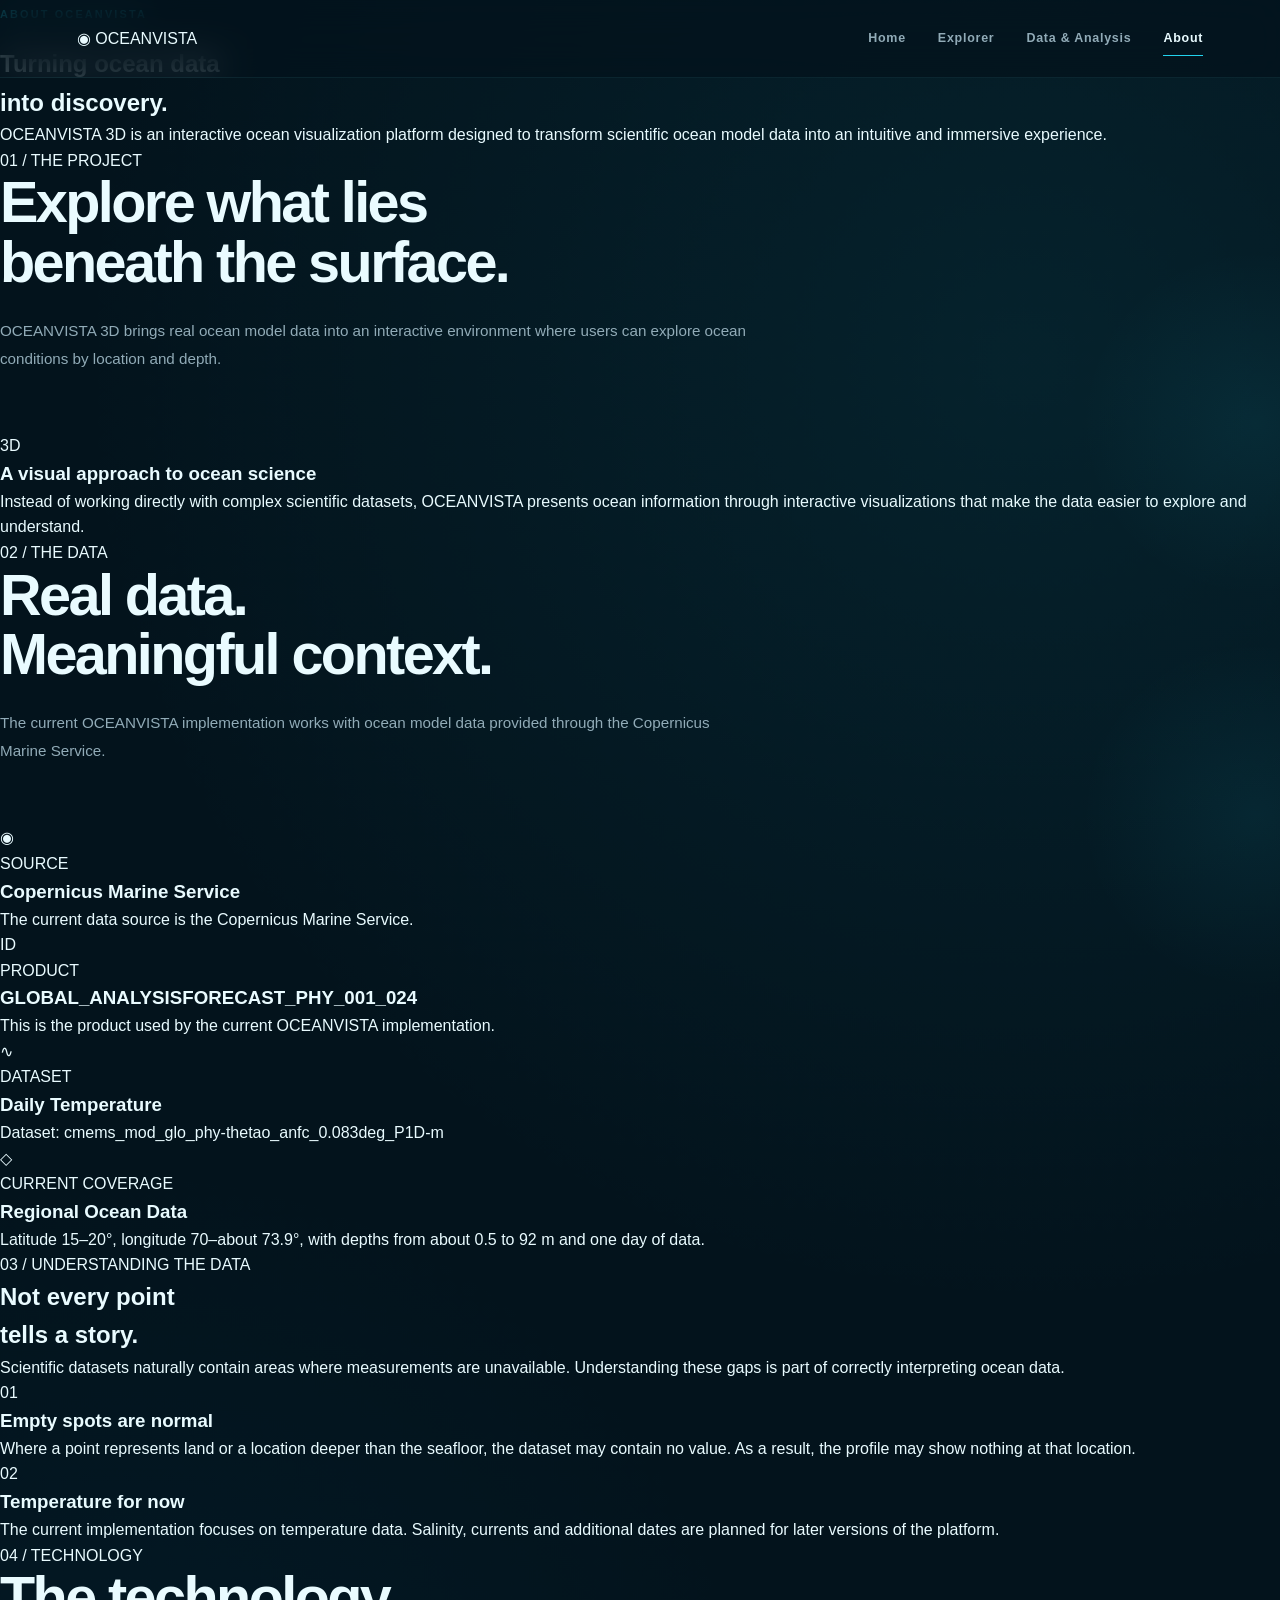
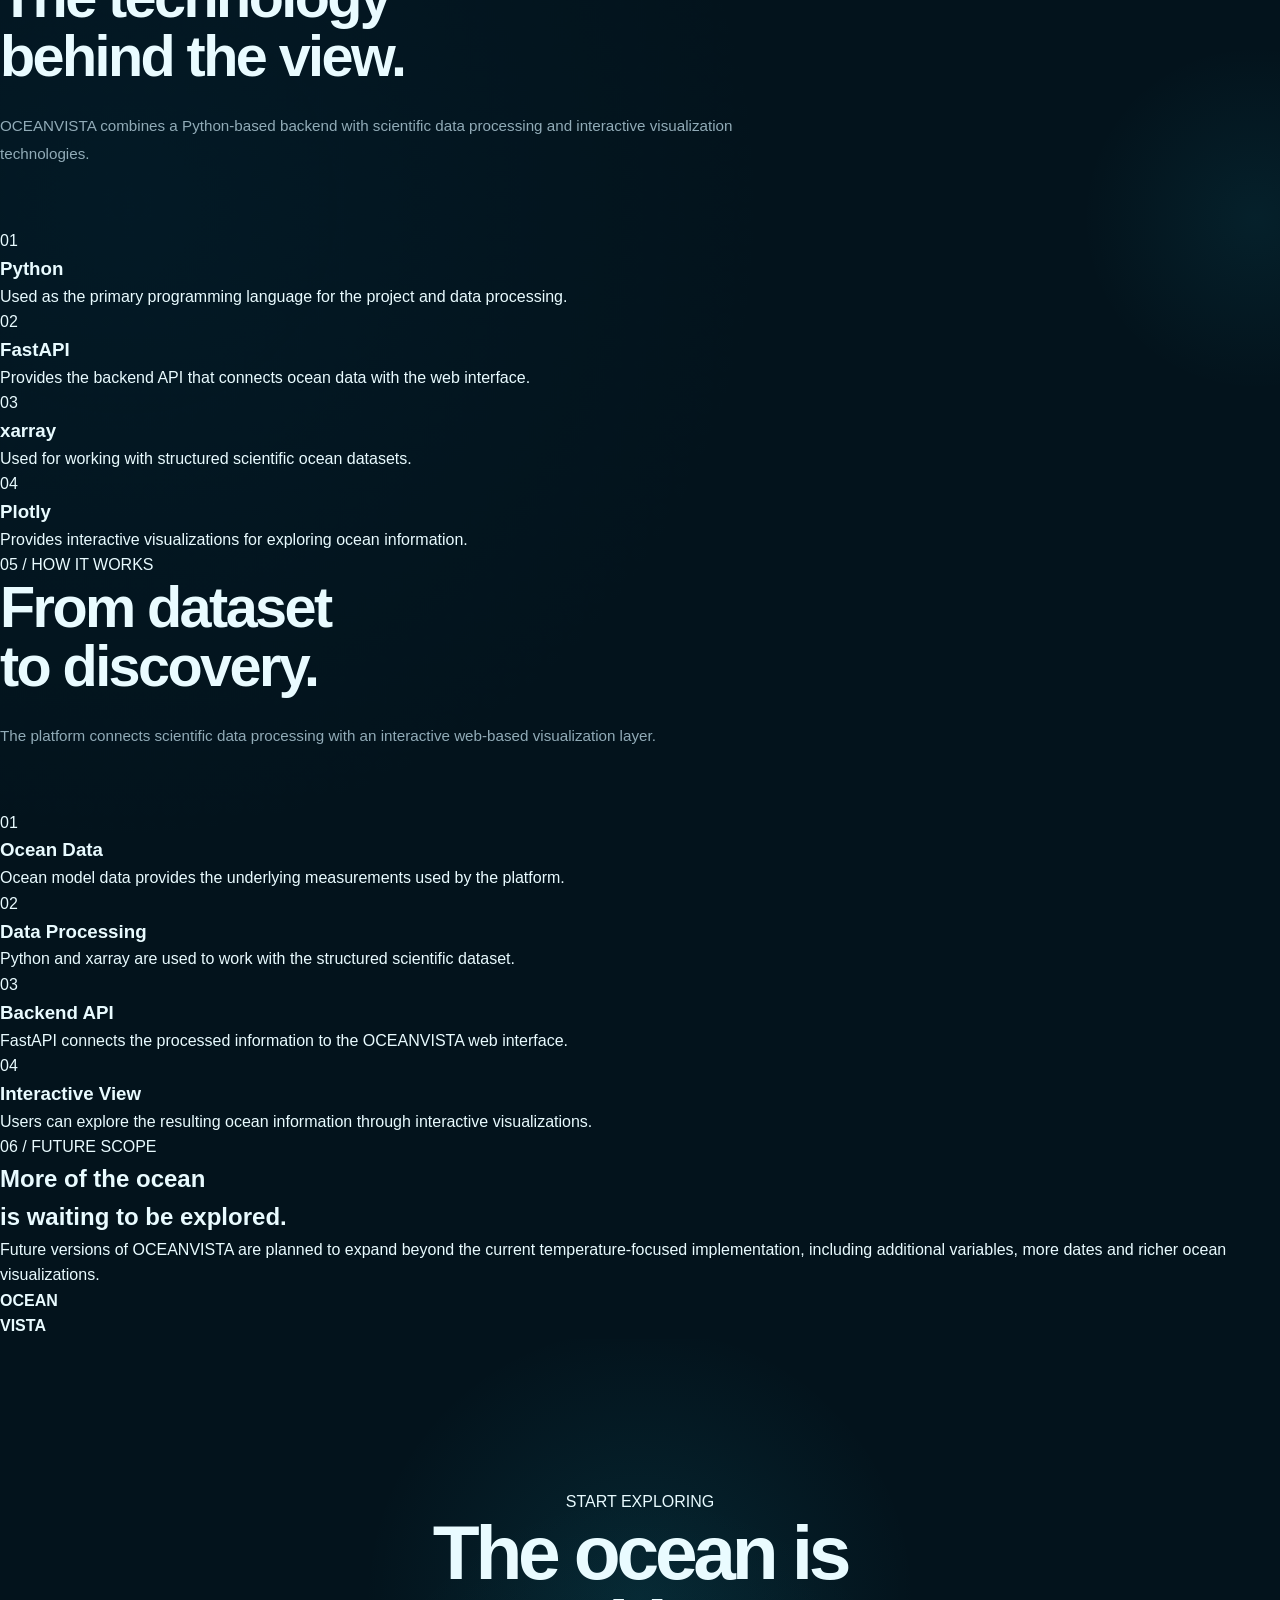
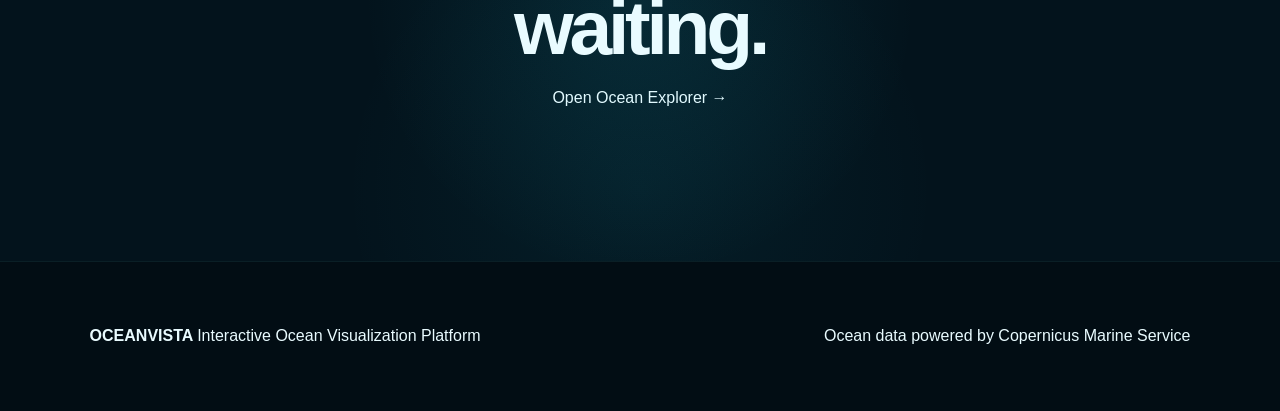
<file: BACKEND/frontend/about.html>
<!DOCTYPE html>
<html lang="en">

<head>
    <meta charset="UTF-8">
    <meta name="viewport" content="width=device-width, initial-scale=1.0">

    <title>About OCEANVISTA | Ocean Visualization</title>

    <link rel="stylesheet" href="style.css">
</head>

<body>


<!-- ================= NAVBAR ================= -->

<nav class="navbar">

    <div class="nav-logo">
        <span class="logo-mark">◉</span>
        <span>OCEANVISTA</span>
    </div>

    <div class="nav-links">
        <a href="index.html">Home</a>
        <a href="explorer.html">Explorer</a>
        <a href="data.html">Data &amp; Analysis</a>
        <a href="about.html" class="active">About</a>
    </div>

</nav>


<!-- ================= PAGE HERO ================= -->

<section class="page-hero">

    <div class="eyebrow">
        ABOUT OCEANVISTA
    </div>

    <h1>
        Turning ocean data<br>
        into <span>discovery.</span>
    </h1>

    <p>
        OCEANVISTA 3D is an interactive ocean visualization
        platform designed to transform scientific ocean model
        data into an intuitive and immersive experience.
    </p>

</section>


<!-- ================= PROJECT INTRO ================= -->

<section class="data-section">

    <div class="section-heading">

        <div>
            <span class="section-label">01 / THE PROJECT</span>

            <h2>
                Explore what lies<br>
                beneath the surface.
            </h2>
        </div>

        <p>
            OCEANVISTA 3D brings real ocean model data into
            an interactive environment where users can explore
            ocean conditions by location and depth.
        </p>

    </div>


    <div class="about-intro-card">

        <div class="about-intro-number">
            3D
        </div>

        <div>

            <h3>
                A visual approach to ocean science
            </h3>

            <p>
                Instead of working directly with complex
                scientific datasets, OCEANVISTA presents
                ocean information through interactive
                visualizations that make the data easier
                to explore and understand.
            </p>

        </div>

    </div>

</section>


<!-- ================= DATA INFORMATION ================= -->

<section class="data-section">

    <div class="section-heading">

        <div>
            <span class="section-label">02 / THE DATA</span>

            <h2>
                Real data.<br>
                Meaningful context.
            </h2>
        </div>

        <p>
            The current OCEANVISTA implementation works with
            ocean model data provided through the Copernicus
            Marine Service.
        </p>

    </div>


    <div class="data-grid">

        <!-- SOURCE -->

        <div class="data-card">

            <div class="data-icon">
                ◉
            </div>

            <span class="card-tag">
                SOURCE
            </span>

            <h3>
                Copernicus Marine Service
            </h3>

            <p>
                The current data source is the Copernicus
                Marine Service.
            </p>

        </div>


        <!-- PRODUCT -->

        <div class="data-card">

            <div class="data-icon">
                ID
            </div>

            <span class="card-tag">
                PRODUCT
            </span>

            <h3>
                GLOBAL_ANALYSISFORECAST_PHY_001_024
            </h3>

            <p>
                This is the product used by the current
                OCEANVISTA implementation.
            </p>

        </div>


        <!-- DATASET -->

        <div class="data-card">

            <div class="data-icon">
                ∿
            </div>

            <span class="card-tag">
                DATASET
            </span>

            <h3>
                Daily Temperature
            </h3>

            <p>
                Dataset:
                cmems_mod_glo_phy-thetao_anfc_0.083deg_P1D-m
            </p>

        </div>


        <!-- COVERAGE -->

        <div class="data-card">

            <div class="data-icon">
                ◇
            </div>

            <span class="card-tag">
                CURRENT COVERAGE
            </span>

            <h3>
                Regional Ocean Data
            </h3>

            <p>
                Latitude 15–20°, longitude 70–about 73.9°,
                with depths from about 0.5 to 92 m and
                one day of data.
            </p>

        </div>

    </div>

</section>


<!-- ================= DATA NOTES ================= -->

<section class="analysis-section">

    <div class="analysis-header">

        <div>
            <span class="section-label">03 / UNDERSTANDING THE DATA</span>

            <h2>
                Not every point<br>
                tells a story.
            </h2>
        </div>

        <p>
            Scientific datasets naturally contain areas where
            measurements are unavailable. Understanding these
            gaps is part of correctly interpreting ocean data.
        </p>

    </div>


    <div class="notes-grid">

        <div class="note-card">

            <span class="note-number">
                01
            </span>

            <h3>
                Empty spots are normal
            </h3>

            <p>
                Where a point represents land or a location
                deeper than the seafloor, the dataset may
                contain no value. As a result, the profile
                may show nothing at that location.
            </p>

        </div>


        <div class="note-card">

            <span class="note-number">
                02
            </span>

            <h3>
                Temperature for now
            </h3>

            <p>
                The current implementation focuses on
                temperature data. Salinity, currents and
                additional dates are planned for later
                versions of the platform.
            </p>

        </div>

    </div>

</section>


<!-- ================= TECHNOLOGY ================= -->

<section class="data-section">

    <div class="section-heading">

        <div>
            <span class="section-label">04 / TECHNOLOGY</span>

            <h2>
                The technology<br>
                behind the view.
            </h2>
        </div>

        <p>
            OCEANVISTA combines a Python-based backend with
            scientific data processing and interactive
            visualization technologies.
        </p>

    </div>


    <div class="tech-grid">

        <div class="tech-item">

            <span class="tech-number">
                01
            </span>

            <h3>
                Python
            </h3>

            <p>
                Used as the primary programming language
                for the project and data processing.
            </p>

        </div>


        <div class="tech-item">

            <span class="tech-number">
                02
            </span>

            <h3>
                FastAPI
            </h3>

            <p>
                Provides the backend API that connects
                ocean data with the web interface.
            </p>

        </div>


        <div class="tech-item">

            <span class="tech-number">
                03
            </span>

            <h3>
                xarray
            </h3>

            <p>
                Used for working with structured
                scientific ocean datasets.
            </p>

        </div>


        <div class="tech-item">

            <span class="tech-number">
                04
            </span>

            <h3>
                Plotly
            </h3>

            <p>
                Provides interactive visualizations
                for exploring ocean information.
            </p>

        </div>

    </div>

</section>


<!-- ================= PIPELINE ================= -->

<section class="pipeline-section">

    <div class="section-heading">

        <div>
            <span class="section-label">05 / HOW IT WORKS</span>

            <h2>
                From dataset<br>
                to discovery.
            </h2>
        </div>

        <p>
            The platform connects scientific data processing
            with an interactive web-based visualization layer.
        </p>

    </div>


    <div class="pipeline">

        <div class="pipeline-step">

            <span class="step-number">
                01
            </span>

            <div>

                <h3>
                    Ocean Data
                </h3>

                <p>
                    Ocean model data provides the underlying
                    measurements used by the platform.
                </p>

            </div>

        </div>


        <div class="pipeline-line"></div>


        <div class="pipeline-step">

            <span class="step-number">
                02
            </span>

            <div>

                <h3>
                    Data Processing
                </h3>

                <p>
                    Python and xarray are used to work with
                    the structured scientific dataset.
                </p>

            </div>

        </div>


        <div class="pipeline-line"></div>


        <div class="pipeline-step">

            <span class="step-number">
                03
            </span>

            <div>

                <h3>
                    Backend API
                </h3>

                <p>
                    FastAPI connects the processed information
                    to the OCEANVISTA web interface.
                </p>

            </div>

        </div>


        <div class="pipeline-line"></div>


        <div class="pipeline-step">

            <span class="step-number">
                04
            </span>

            <div>

                <h3>
                    Interactive View
                </h3>

                <p>
                    Users can explore the resulting ocean
                    information through interactive visualizations.
                </p>

            </div>

        </div>

    </div>

</section>


<!-- ================= FUTURE ================= -->

<section class="source-section">

    <div class="source-card">

        <div class="source-content">

            <span class="section-label">
                06 / FUTURE SCOPE
            </span>

            <h2>
                More of the ocean<br>
                is waiting to be explored.
            </h2>

            <p>
                Future versions of OCEANVISTA are planned to
                expand beyond the current temperature-focused
                implementation, including additional variables,
                more dates and richer ocean visualizations.
            </p>

        </div>


        <div class="source-badge">

            <div class="source-orbit"></div>

            <strong>
                OCEAN<br>
                VISTA
            </strong>

        </div>

    </div>

</section>


<!-- ================= CTA ================= -->

<section class="final-cta">

    <span class="section-label">
        START EXPLORING
    </span>

    <h2>
        The ocean is<br>
        waiting.
    </h2>

    <a href="explorer.html" class="primary-btn">
        Open Ocean Explorer →
    </a>

</section>


<!-- ================= FOOTER ================= -->

<footer class="footer">

    <div>

        <strong>
            OCEANVISTA
        </strong>

        <span>
            Interactive Ocean Visualization Platform
        </span>

    </div>

    <div>
        Ocean data powered by Copernicus Marine Service
    </div>

</footer>


</body>
</html>
</file>
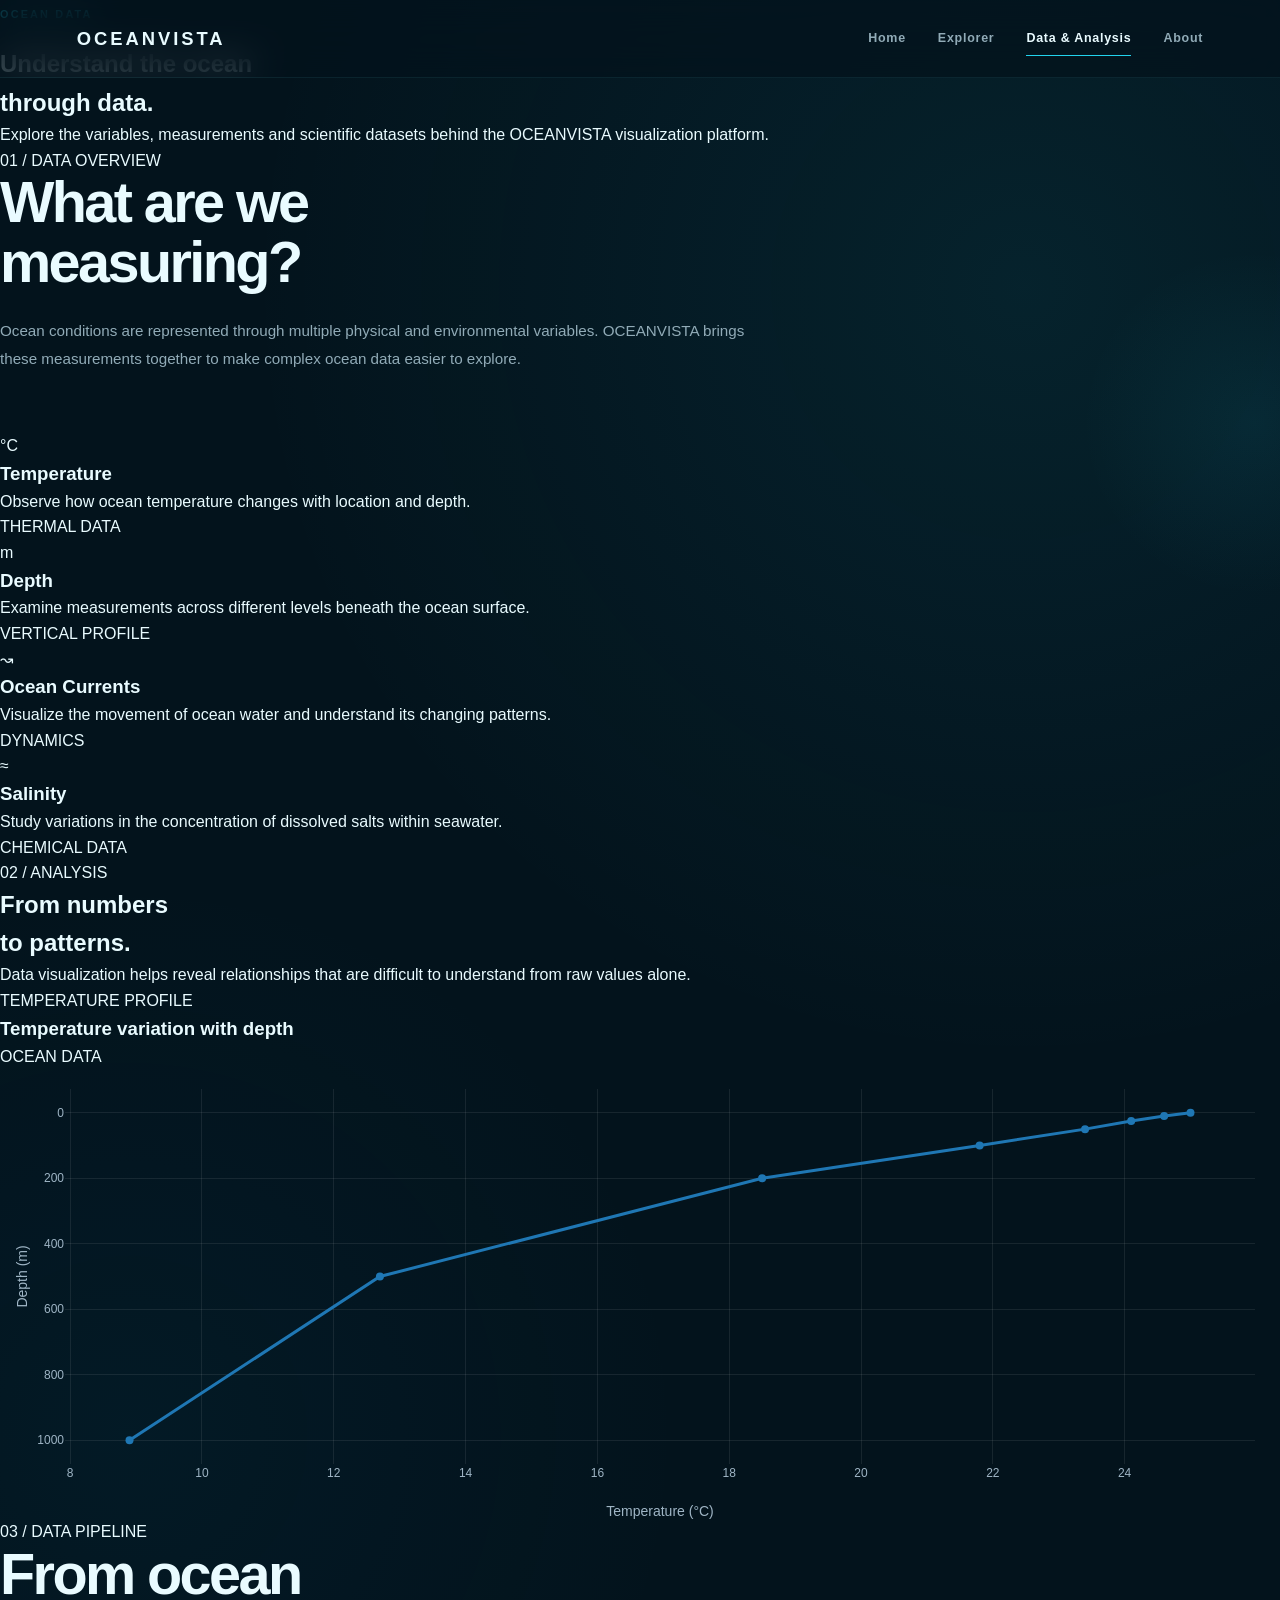
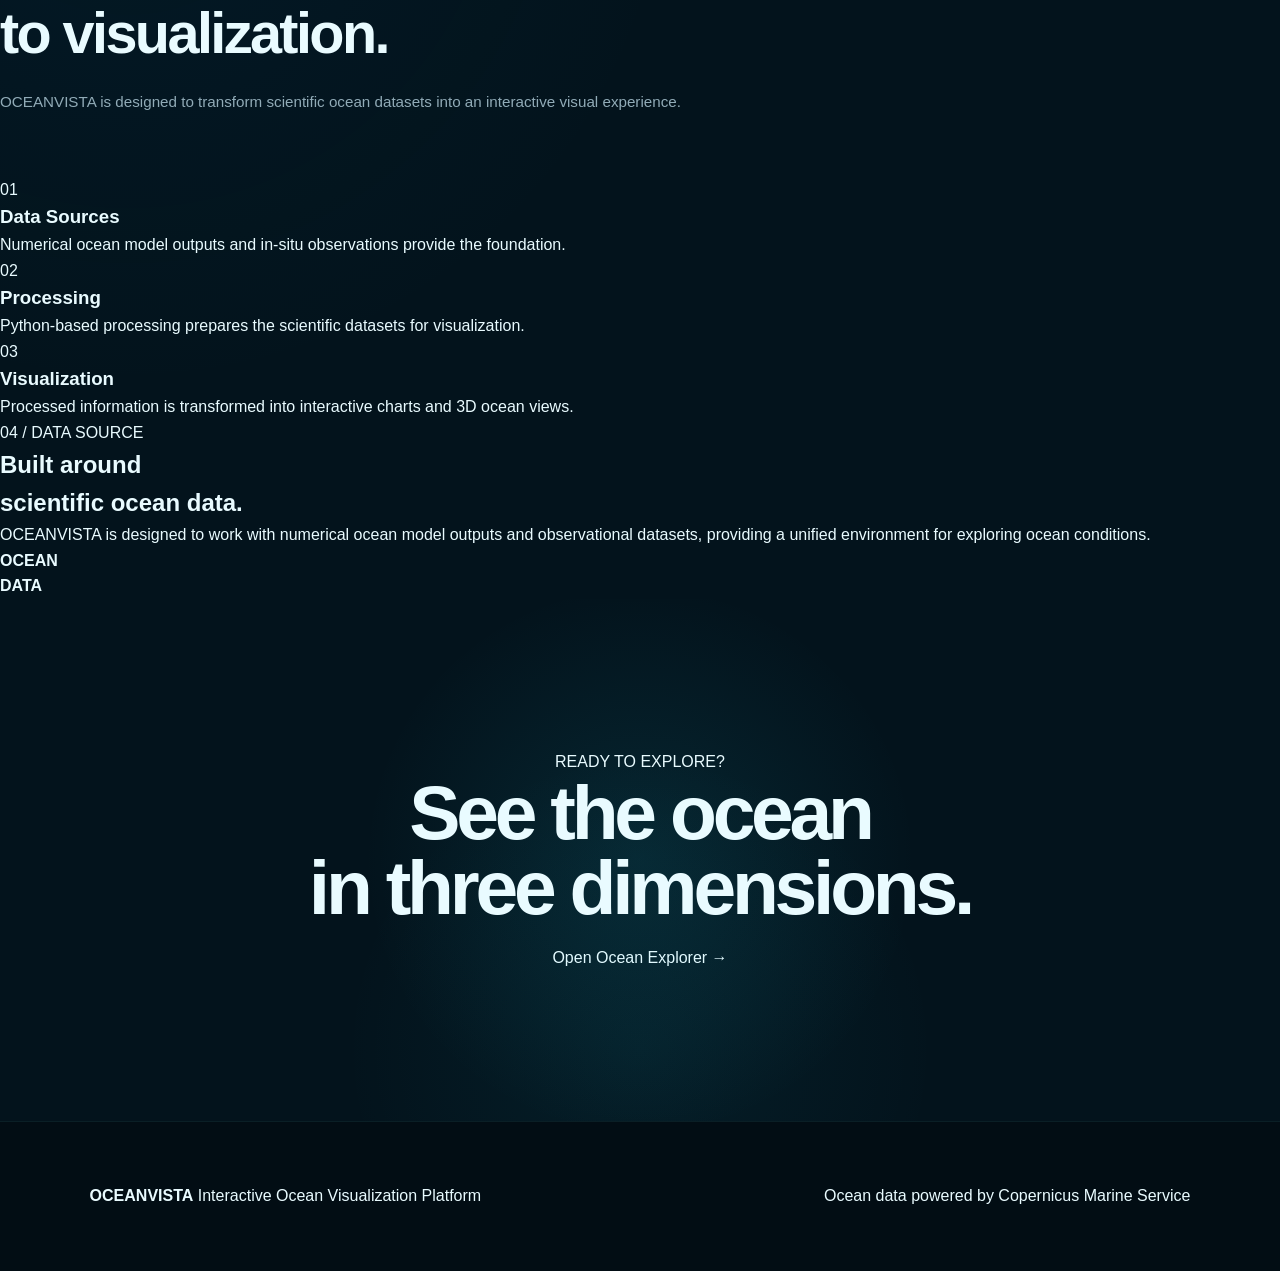
<file: BACKEND/frontend/data.html>
<!DOCTYPE html>
<html lang="en">
<head>
    <meta charset="UTF-8">
    <meta name="viewport" content="width=device-width, initial-scale=1.0">

    <title>Data & Analysis | OCEANVISTA</title>

    <link rel="stylesheet" href="style.css">

    <script src="https://cdn.plot.ly/plotly-2.35.2.min.js"></script>
</head>

<body>

<!-- ================= NAVBAR ================= -->

<nav class="navbar">

    <a href="index.html" class="logo">
        OCEANVISTA
    </a>

    <div class="nav-links">
        <a href="index.html">Home</a>
        <a href="explorer.html">Explorer</a>
        <a href="data.html" class="active">Data &amp; Analysis</a>
        <a href="about.html">About</a>
    </div>

</nav>


<!-- ================= PAGE HEADER ================= -->

<section class="page-hero">

    <div class="eyebrow">
        OCEAN DATA
    </div>

    <h1>
        Understand the ocean<br>
        through <span>data.</span>
    </h1>

    <p>
        Explore the variables, measurements and scientific datasets
        behind the OCEANVISTA visualization platform.
    </p>

</section>


<!-- ================= DATA OVERVIEW ================= -->

<section class="data-section">

    <div class="section-heading">

        <div>
            <span class="section-label">01 / DATA OVERVIEW</span>

            <h2>
                What are we<br>
                measuring?
            </h2>
        </div>

        <p>
            Ocean conditions are represented through multiple
            physical and environmental variables. OCEANVISTA
            brings these measurements together to make complex
            ocean data easier to explore.
        </p>

    </div>


    <div class="data-grid">

        <div class="data-card">

            <div class="data-icon">°C</div>

            <h3>Temperature</h3>

            <p>
                Observe how ocean temperature changes
                with location and depth.
            </p>

            <span class="card-tag">THERMAL DATA</span>

        </div>


        <div class="data-card">

            <div class="data-icon">m</div>

            <h3>Depth</h3>

            <p>
                Examine measurements across different
                levels beneath the ocean surface.
            </p>

            <span class="card-tag">VERTICAL PROFILE</span>

        </div>


        <div class="data-card">

            <div class="data-icon">↝</div>

            <h3>Ocean Currents</h3>

            <p>
                Visualize the movement of ocean water
                and understand its changing patterns.
            </p>

            <span class="card-tag">DYNAMICS</span>

        </div>


        <div class="data-card">

            <div class="data-icon">≈</div>

            <h3>Salinity</h3>

            <p>
                Study variations in the concentration
                of dissolved salts within seawater.
            </p>

            <span class="card-tag">CHEMICAL DATA</span>

        </div>

    </div>

</section>


<!-- ================= ANALYSIS AREA ================= -->

<section class="analysis-section">

    <div class="analysis-header">

        <div>
            <span class="section-label">02 / ANALYSIS</span>

            <h2>
                From numbers<br>
                to patterns.
            </h2>
        </div>

        <p>
            Data visualization helps reveal relationships
            that are difficult to understand from raw values alone.
        </p>

    </div>


    <div class="analysis-panel">

        <div class="panel-top">

            <div>

                <span class="panel-label">
                    TEMPERATURE PROFILE
                </span>

                <h3>
                    Temperature variation with depth
                </h3>

            </div>

            <div class="panel-status">
                <span></span>
                OCEAN DATA
            </div>

        </div>


        <div id="temperatureChart"></div>

    </div>

</section>


<!-- ================= DATA PIPELINE ================= -->

<section class="pipeline-section">

    <div class="section-heading">

        <div>

            <span class="section-label">
                03 / DATA PIPELINE
            </span>

            <h2>
                From ocean<br>
                to visualization.
            </h2>

        </div>

        <p>
            OCEANVISTA is designed to transform scientific
            ocean datasets into an interactive visual experience.
        </p>

    </div>


    <div class="pipeline">

        <div class="pipeline-step">

            <span class="step-number">01</span>

            <div>

                <h3>
                    Data Sources
                </h3>

                <p>
                    Numerical ocean model outputs and
                    in-situ observations provide the foundation.
                </p>

            </div>

        </div>


        <div class="pipeline-line"></div>


        <div class="pipeline-step">

            <span class="step-number">02</span>

            <div>

                <h3>
                    Processing
                </h3>

                <p>
                    Python-based processing prepares the
                    scientific datasets for visualization.
                </p>

            </div>

        </div>


        <div class="pipeline-line"></div>


        <div class="pipeline-step">

            <span class="step-number">03</span>

            <div>

                <h3>
                    Visualization
                </h3>

                <p>
                    Processed information is transformed into
                    interactive charts and 3D ocean views.
                </p>

            </div>

        </div>

    </div>

</section>


<!-- ================= DATA SOURCE ================= -->

<section class="source-section">

    <div class="source-card">

        <div class="source-content">

            <span class="section-label">
                04 / DATA SOURCE
            </span>

            <h2>
                Built around<br>
                scientific ocean data.
            </h2>

            <p>
                OCEANVISTA is designed to work with numerical
                ocean model outputs and observational datasets,
                providing a unified environment for exploring
                ocean conditions.
            </p>

        </div>


        <div class="source-badge">

            <div class="source-orbit"></div>

            <strong>
                OCEAN<br>
                DATA
            </strong>

        </div>

    </div>

</section>


<!-- ================= CTA ================= -->

<section class="final-cta">

    <span class="section-label">
        READY TO EXPLORE?
    </span>

    <h2>
        See the ocean<br>
        in three dimensions.
    </h2>

    <a href="explorer.html" class="primary-btn">
        Open Ocean Explorer →
    </a>

</section>


<!-- ================= FOOTER ================= -->

<footer class="footer">

    <div>
        <strong>OCEANVISTA</strong>
        <span>
            Interactive Ocean Visualization Platform
        </span>
    </div>

    <div>
        Ocean data powered by Copernicus Marine Service
    </div>

</footer>


<!-- ================= CHART ================= -->

<script>

const depth = [
    0,
    10,
    25,
    50,
    100,
    200,
    500,
    1000
];

const temperature = [
    25,
    24.6,
    24.1,
    23.4,
    21.8,
    18.5,
    12.7,
    8.9
];

const trace = {

    x: temperature,

    y: depth,

    type: "scatter",

    mode: "lines+markers",

    line: {
        width: 3
    },

    marker: {
        size: 8
    }

};

const layout = {

    paper_bgcolor: "rgba(0,0,0,0)",

    plot_bgcolor: "rgba(0,0,0,0)",

    margin: {
        l: 65,
        r: 25,
        t: 20,
        b: 55
    },

    font: {
        color: "#9fb5c5"
    },

    xaxis: {

        title: "Temperature (°C)",

        gridcolor: "rgba(255,255,255,0.08)",

        zeroline: false

    },

    yaxis: {

        title: "Depth (m)",

        autorange: "reversed",

        gridcolor: "rgba(255,255,255,0.08)",

        zeroline: false

    },

    showlegend: false

};

Plotly.newPlot(

    "temperatureChart",

    [trace],

    layout,

    {
        responsive: true,
        displayModeBar: false
    }

);

</script>

</body>
</html>
</file>
<file: BACKEND/frontend/style.css>
/* =========================================================
   OCEANVISTA
   COMPLETE WEBSITE STYLES
   ========================================================= */


/* =========================================================
   GLOBAL
   ========================================================= */

:root {
    --bg: #03131c;
    --bg-soft: #061d29;
    --bg-card: rgba(8, 32, 46, 0.78);

    --text: #e9fbff;
    --muted: #91abb7;

    --accent: #22d3ee;
    --accent-soft: #67e8f9;

    --border: rgba(103, 232, 249, 0.13);

    --max-width: 1200px;
}


* {
    margin: 0;
    padding: 0;
    box-sizing: border-box;
}


html {
    scroll-behavior: smooth;
}


body {
    min-height: 100vh;

    background:
        radial-gradient(
            circle at 80% 10%,
            rgba(34, 211, 238, 0.08),
            transparent 28%
        ),
        radial-gradient(
            circle at 10% 50%,
            rgba(0, 100, 150, 0.08),
            transparent 30%
        ),
        var(--bg);

    color: var(--text);

    font-family:
        Inter,
        "Segoe UI",
        Arial,
        sans-serif;

    line-height: 1.6;

    overflow-x: hidden;
}


a {
    color: inherit;
    text-decoration: none;
}


button,
a {
    -webkit-tap-highlight-color: transparent;
}


::selection {
    background: rgba(34, 211, 238, 0.25);
    color: white;
}


/* =========================================================
   NAVIGATION
   ========================================================= */

.navbar {
    position: fixed;

    top: 0;
    left: 0;
    right: 0;

    z-index: 1000;

    height: 78px;

    display: flex;
    align-items: center;
    justify-content: space-between;

    padding: 0 6vw;

    background:
        rgba(3, 19, 28, 0.72);

    border-bottom:
        1px solid rgba(103, 232, 249, 0.08);

    backdrop-filter: blur(18px);
}


.logo {
    color: var(--text);

    font-size: 1.15rem;
    font-weight: 800;

    letter-spacing: 0.16em;

    transition: color 0.3s ease;
}


.logo:hover {
    color: var(--accent);
}


.nav-links {
    display: flex;
    align-items: center;

    gap: 32px;
}


.nav-links a {
    position: relative;

    color: var(--muted);

    font-size: 0.78rem;
    font-weight: 600;

    letter-spacing: 0.06em;

    transition:
        color 0.3s ease;
}


.nav-links a::after {
    content: "";

    position: absolute;

    left: 0;
    bottom: -8px;

    width: 0;
    height: 1px;

    background: var(--accent);

    transition: width 0.3s ease;
}


.nav-links a:hover,
.nav-links a.active {
    color: var(--text);
}


.nav-links a:hover::after,
.nav-links a.active::after {
    width: 100%;
}


/* =========================================================
   HERO
   ========================================================= */

.hero {
    position: relative;

    min-height: 100vh;

    max-width: 1400px;

    margin: 0 auto;

    padding:
        150px 6vw
        100px;

    display: grid;

    grid-template-columns:
        1.05fr
        0.95fr;

    align-items: center;

    gap: 40px;

    overflow: hidden;
}


.hero::before {
    content: "";

    position: absolute;

    width: 600px;
    height: 600px;

    right: -250px;
    top: 100px;

    border-radius: 50%;

    background:
        radial-gradient(
            circle,
            rgba(34, 211, 238, 0.13),
            transparent 68%
        );

    filter: blur(20px);

    pointer-events: none;
}


.hero-content {
    position: relative;

    z-index: 5;

    max-width: 700px;
}


.hero-label,
.eyebrow {
    display: inline-block;

    margin-bottom: 22px;

    color: var(--accent);

    font-size: 0.68rem;
    font-weight: 800;

    letter-spacing: 0.2em;

    text-transform: uppercase;
}


.hero h1 {
    max-width: 760px;

    margin-bottom: 30px;

    font-size:
        clamp(3.2rem, 6vw, 6.5rem);

    line-height: 0.98;

    letter-spacing: -0.055em;
}


.hero h1 span {
    display: block;

    color: var(--accent-soft);
}


.hero-description {
    max-width: 650px;

    margin-bottom: 38px;

    color: var(--muted);

    font-size: 1.03rem;

    line-height: 1.85;
}


.hero-actions {
    display: flex;

    align-items: center;

    gap: 16px;

    flex-wrap: wrap;
}


/* =========================================================
   BUTTONS
   ========================================================= */

.btn {
    display: inline-flex;

    align-items: center;
    justify-content: center;

    gap: 15px;

    padding: 14px 22px;

    border-radius: 8px;

    background: var(--accent);

    color: #03131c;

    font-size: 0.82rem;
    font-weight: 800;

    transition:
        transform 0.3s ease,
        box-shadow 0.3s ease,
        background 0.3s ease;
}


.btn:hover {
    transform: translateY(-3px);

    background: var(--accent-soft);

    box-shadow:
        0 15px 40px
        rgba(34, 211, 238, 0.22);
}


.btn span {
    font-size: 1.1rem;
}


.secondary-btn {
    display: inline-flex;

    align-items: center;

    padding: 13px 20px;

    border:
        1px solid var(--border);

    border-radius: 8px;

    color: var(--muted);

    font-size: 0.82rem;
    font-weight: 700;

    transition:
        color 0.3s ease,
        border-color 0.3s ease,
        background 0.3s ease;
}


.secondary-btn:hover {
    color: var(--text);

    border-color:
        rgba(103, 232, 249, 0.35);

    background:
        rgba(34, 211, 238, 0.05);
}


/* =========================================================
   HERO OCEAN VISUAL
   ========================================================= */

.hero-ocean {
    position: relative;

    min-height: 500px;

    display: flex;

    align-items: center;
    justify-content: center;
}


.ocean-glow {
    position: absolute;

    width: 430px;
    height: 430px;

    border-radius: 50%;

    background:
        radial-gradient(
            circle,
            rgba(34, 211, 238, 0.20),
            rgba(0, 90, 140, 0.08) 45%,
            transparent 70%
        );

    filter: blur(5px);
}


.earth-placeholder {
    position: relative;

    width: 310px;
    height: 310px;

    display: flex;

    flex-direction: column;

    align-items: center;
    justify-content: center;

    border-radius: 50%;

    background:
        radial-gradient(
            circle at 35% 30%,
            #15566c,
            #073245 38%,
            #021a29 72%,
            #010d15
        );

    border:
        1px solid
        rgba(103, 232, 249, 0.3);

    box-shadow:
        inset -35px -25px 70px
        rgba(0, 0, 0, 0.65),

        0 0 70px
        rgba(34, 211, 238, 0.16);

    overflow: hidden;

    animation:
        earthFloat 7s ease-in-out infinite;
}


.earth-placeholder::before {
    content: "";

    position: absolute;

    inset: 18px;

    border-radius: 50%;

    border:
        1px solid
        rgba(103, 232, 249, 0.12);
}


.earth-placeholder::after {
    content: "";

    position: absolute;

    width: 130%;

    height: 35%;

    left: -15%;
    top: 34%;

    border-radius: 50%;

    background:
        rgba(34, 211, 238, 0.06);

    transform: rotate(-20deg);
}


.earth-inner {
    position: relative;

    z-index: 2;

    color: var(--accent-soft);

    font-size: 2rem;
    font-weight: 800;

    letter-spacing: 0.2em;

    text-shadow:
        0 0 25px
        rgba(34, 211, 238, 0.6);
}


.earth-placeholder small {
    position: relative;

    z-index: 2;

    margin-top: 8px;

    color:
        rgba(233, 251, 255, 0.55);

    font-size: 0.55rem;

    letter-spacing: 0.2em;
}


/* =========================================================
   ORBITS
   ========================================================= */

.ocean-orbit {
    position: absolute;

    border:
        1px solid
        rgba(103, 232, 249, 0.16);

    border-radius: 50%;

    pointer-events: none;
}


.orbit-one {
    width: 400px;
    height: 150px;

    transform:
        rotate(-25deg);

    animation:
        orbitFloat 12s linear infinite;
}


.orbit-two {
    width: 450px;
    height: 190px;

    transform:
        rotate(35deg);

    opacity: 0.6;

    animation:
        orbitFloat 15s linear infinite reverse;
}


/* =========================================================
   HERO DATA
   ========================================================= */

.hero-data {
    position: absolute;

    left: 6vw;
    right: 6vw;
    bottom: 45px;

    display: grid;

    grid-template-columns:
        repeat(4, 1fr);

    gap: 15px;

    z-index: 10;
}


.hero-data div {
    display: flex;

    flex-direction: column;

    gap: 5px;

    padding-left: 16px;

    border-left:
        1px solid
        rgba(103, 232, 249, 0.18);
}


.hero-data strong {
    color: var(--accent-soft);

    font-size: 0.78rem;

    letter-spacing: 0.1em;
}


.hero-data span {
    color: var(--muted);

    font-size: 0.68rem;
}


.scroll-indicator {
    position: absolute;

    right: 6vw;
    bottom: 47px;

    display: none;

    align-items: center;

    gap: 8px;

    color:
        rgba(145, 171, 183, 0.55);

    font-size: 0.65rem;

    letter-spacing: 0.08em;
}


.scroll-indicator span {
    width: 25px;
    height: 1px;

    background:
        rgba(103, 232, 249, 0.35);
}


/* =========================================================
   GENERAL SECTIONS
   ========================================================= */

.section {
    max-width: var(--max-width);

    margin: 0 auto;

    padding:
        120px 40px;
}


.intro-section {
    position: relative;
}


.section-heading {
    max-width: 900px;

    margin-bottom: 60px;
}


.section-heading h2 {
    margin-bottom: 25px;

    font-size:
        clamp(2.5rem, 4.5vw, 4.5rem);

    line-height: 1.03;

    letter-spacing: -0.045em;
}


.section-heading h2 span {
    color: var(--accent-soft);
}


.section-heading p {
    max-width: 750px;

    margin-bottom: 14px;

    color: var(--muted);

    font-size: 0.95rem;

    line-height: 1.85;
}


/* =========================================================
   FEATURE CARDS
   ========================================================= */

.cards {
    display: grid;

    grid-template-columns:
        repeat(3, 1fr);

    gap: 16px;
}


.card {
    position: relative;

    min-height: 310px;

    padding: 32px;

    display: flex;

    flex-direction: column;

    background:
        linear-gradient(
            145deg,
            rgba(11, 40, 59, 0.82),
            rgba(5, 20, 32, 0.82)
        );

    border:
        1px solid var(--border);

    border-radius: 14px;

    overflow: hidden;

    transition:
        transform 0.35s ease,
        border-color 0.35s ease,
        box-shadow 0.35s ease;
}


.card::before {
    content: "";

    position: absolute;

    width: 220px;
    height: 220px;

    right: -120px;
    top: -120px;

    border-radius: 50%;

    background:
        radial-gradient(
            circle,
            rgba(34, 211, 238, 0.12),
            transparent 70%
        );
}


.card:hover {
    transform: translateY(-8px);

    border-color:
        rgba(103, 232, 249, 0.3);

    box-shadow:
        0 25px 60px
        rgba(0, 0, 0, 0.25);
}


.card-number {
    position: relative;

    margin-bottom: 65px;

    color:
        rgba(103, 232, 249, 0.45);

    font-size: 0.68rem;

    font-weight: 800;

    letter-spacing: 0.16em;
}


.card h3 {
    position: relative;

    margin-bottom: 12px;

    font-size: 1.25rem;
}


.card p {
    position: relative;

    color: var(--muted);

    font-size: 0.86rem;

    line-height: 1.75;
}


.feature-status {
    position: relative;

    margin-top: auto;
    padding-top: 25px;

    color:
        rgba(103, 232, 249, 0.55);

    font-size: 0.58rem;

    font-weight: 800;

    letter-spacing: 0.15em;
}


/* =========================================================
   WORKFLOW
   ========================================================= */

.workflow-section {
    max-width: none;

    padding-left: 7vw;
    padding-right: 7vw;

    background:
        radial-gradient(
            circle at 80% 50%,
            rgba(34, 211, 238, 0.06),
            transparent 35%
        );

    border-top:
        1px solid
        rgba(103, 232, 249, 0.05);

    border-bottom:
        1px solid
        rgba(103, 232, 249, 0.05);
}


.workflow {
    max-width: 1100px;

    margin: 0 auto;

    display: flex;

    flex-direction: column;
}


.workflow-step {
    display: grid;

    grid-template-columns:
        70px 1fr;

    gap: 25px;

    align-items: start;
}


.workflow-number {
    width: 50px;
    height: 50px;

    display: flex;

    align-items: center;
    justify-content: center;

    border:
        1px solid
        rgba(103, 232, 249, 0.2);

    border-radius: 50%;

    color: var(--accent);

    font-size: 0.7rem;

    font-weight: 800;

    background:
        rgba(34, 211, 238, 0.05);
}


.workflow-step h3 {
    margin-bottom: 7px;

    font-size: 1.15rem;
}


.workflow-step p {
    max-width: 650px;

    color: var(--muted);

    font-size: 0.86rem;

    line-height: 1.75;
}


.workflow-line {
    width: 1px;
    height: 55px;

    margin-left: 24px;

    background:
        linear-gradient(
            to bottom,
            rgba(34, 211, 238, 0.35),
            rgba(34, 211, 238, 0.04)
        );
}


/* =========================================================
   EXPLORER PREVIEW
   ========================================================= */

.explorer-preview {
    min-height: 620px;

    padding:
        110px 7vw;

    display: grid;

    grid-template-columns:
        1fr 1fr;

    align-items: center;

    gap: 60px;

    background:
        radial-gradient(
            circle at 80% 50%,
            rgba(34, 211, 238, 0.10),
            transparent 35%
        );
}


.preview-content {
    max-width: 620px;
}


.preview-content h2 {
    margin-bottom: 25px;

    font-size:
        clamp(2.6rem, 4.5vw, 4.5rem);

    line-height: 1.02;

    letter-spacing: -0.045em;
}


.preview-content h2 span {
    display: block;

    color: var(--accent-soft);
}


.preview-content p {
    max-width: 560px;

    margin-bottom: 35px;

    color: var(--muted);

    line-height: 1.8;
}


/* =========================================================
   PREVIEW VISUAL
   ========================================================= */

.preview-visual {
    position: relative;

    min-height: 440px;

    display: flex;

    align-items: center;
    justify-content: center;

    overflow: hidden;

    border:
        1px solid
        rgba(103, 232, 249, 0.12);

    border-radius: 18px;

    background:
        radial-gradient(
            circle,
            rgba(34, 211, 238, 0.09),
            transparent 55%
        ),
        #03131c;
}


.preview-grid {
    position: absolute;

    inset: 0;

    opacity: 0.5;

    background-image:
        linear-gradient(
            rgba(103, 232, 249, 0.08) 1px,
            transparent 1px
        ),
        linear-gradient(
            90deg,
            rgba(103, 232, 249, 0.08) 1px,
            transparent 1px
        );

    background-size:
        35px 35px;

    transform:
        perspective(500px)
        rotateX(55deg)
        scale(1.5);

    transform-origin: center bottom;
}


.preview-circle {
    position: relative;

    width: 250px;
    height: 250px;

    display: flex;

    flex-direction: column;

    align-items: center;
    justify-content: center;

    border:
        1px solid
        rgba(103, 232, 249, 0.3);

    border-radius: 50%;

    background:
        radial-gradient(
            circle at 35% 30%,
            rgba(34, 211, 238, 0.24),
            rgba(3, 25, 38, 0.95) 65%
        );

    box-shadow:
        0 0 80px
        rgba(34, 211, 238, 0.12);

    z-index: 2;

    animation:
        earthFloat 6s ease-in-out infinite;
}


.preview-circle span {
    color: var(--accent-soft);

    font-size: 3rem;
    font-weight: 800;

    letter-spacing: 0.08em;
}


.preview-circle small {
    color: var(--muted);

    font-size: 0.58rem;

    letter-spacing: 0.18em;
}


/* =========================================================
   DATA SECTION
   ========================================================= */

.data-section {
    position: relative;
}


.data-section::before {
    content: "";

    position: absolute;

    width: 350px;
    height: 350px;

    right: -150px;
    top: 100px;

    border-radius: 50%;

    background:
        radial-gradient(
            circle,
            rgba(34, 211, 238, 0.07),
            transparent 70%
        );

    pointer-events: none;
}


/* =========================================================
   ROADMAP
   ========================================================= */

.future-section {
    max-width: none;

    padding-left: 7vw;
    padding-right: 7vw;

    background:
        var(--bg-soft);
}


.roadmap {
    max-width: 1200px;

    margin: 0 auto;

    display: grid;

    grid-template-columns:
        repeat(2, 1fr);

    gap: 16px;
}


.roadmap-item {
    position: relative;

    min-height: 250px;

    padding: 32px;

    background:
        linear-gradient(
            145deg,
            rgba(11, 40, 59, 0.75),
            rgba(5, 20, 32, 0.8)
        );

    border:
        1px solid var(--border);

    border-radius: 14px;

    overflow: hidden;

    transition:
        transform 0.3s ease,
        border-color 0.3s ease;
}


.roadmap-item:hover {
    transform: translateY(-6px);

    border-color:
        rgba(103, 232, 249, 0.28);
}


.roadmap-status {
    display: inline-block;

    margin-bottom: 45px;

    padding: 6px 10px;

    border:
        1px solid
        rgba(103, 232, 249, 0.15);

    border-radius: 20px;

    color:
        rgba(103, 232, 249, 0.7);

    font-size: 0.56rem;

    font-weight: 800;

    letter-spacing: 0.12em;
}


.roadmap-item h3 {
    margin-bottom: 12px;

    font-size: 1.25rem;
}


.roadmap-item p {
    color: var(--muted);

    font-size: 0.86rem;

    line-height: 1.75;
}


/* =========================================================
   IMPACT
   ========================================================= */

.impact-section {
    max-width: none;

    padding-left: 7vw;
    padding-right: 7vw;
}


.impact-grid {
    max-width: 1200px;

    margin: 0 auto;

    display: grid;

    grid-template-columns:
        repeat(4, 1fr);

    border:
        1px solid
        rgba(103, 232, 249, 0.1);

    border-radius: 14px;

    overflow: hidden;
}


.impact-grid > div {
    min-height: 220px;

    padding: 32px;

    background:
        rgba(7, 25, 39, 0.65);

    border-right:
        1px solid
        rgba(103, 232, 249, 0.1);

    transition:
        background 0.3s ease;
}


.impact-grid > div:last-child {
    border-right: none;
}


.impact-grid > div:hover {
    background:
        rgba(10, 38, 55, 0.9);
}


.impact-grid strong {
    display: block;

    margin-bottom: 50px;

    color: var(--accent-soft);

    font-size: 0.75rem;

    letter-spacing: 0.16em;
}


.impact-grid p {
    color: var(--muted);

    font-size: 0.84rem;

    line-height: 1.75;
}


/* =========================================================
   FINAL CTA
   ========================================================= */

.final-cta {
    position: relative;

    padding:
        150px 30px;

    display: flex;

    flex-direction: column;

    align-items: center;

    text-align: center;

    overflow: hidden;

    background:
        radial-gradient(
            circle at center,
            rgba(34, 211, 238, 0.10),
            transparent 40%
        );
}


.final-cta::before {
    content: "";

    position: absolute;

    width: 600px;
    height: 600px;

    border-radius: 50%;

    background:
        radial-gradient(
            circle,
            rgba(34, 211, 238, 0.06),
            transparent 70%
        );

    pointer-events: none;
}


.final-cta h2 {
    position: relative;

    max-width: 900px;

    margin-bottom: 20px;

    font-size:
        clamp(3rem, 6vw, 6rem);

    line-height: 0.98;

    letter-spacing: -0.055em;
}


.final-cta h2 span {
    display: block;

    color: var(--accent-soft);
}


.final-cta p {
    position: relative;

    max-width: 600px;

    margin-bottom: 35px;

    color: var(--muted);
}


.final-cta .btn {
    position: relative;
}


/* =========================================================
   FOOTER
   ========================================================= */

.footer {
    min-height: 150px;

    padding:
        45px 7vw;

    display: flex;

    align-items: center;
    justify-content: space-between;

    gap: 30px;

    border-top:
        1px solid
        rgba(103, 232, 249, 0.08);

    background:
        #020d14;
}


.footer-brand {
    display: flex;

    flex-direction: column;

    gap: 5px;

    color: var(--text);

    font-size: 0.95rem;

    font-weight: 800;

    letter-spacing: 0.15em;
}


.footer-brand span {
    color: var(--muted);

    font-size: 0.62rem;

    font-weight: 400;

    letter-spacing: 0.04em;
}


.footer-links {
    display: flex;

    gap: 25px;
}


.footer-links a {
    color: var(--muted);

    font-size: 0.7rem;

    transition:
        color 0.3s ease;
}


.footer-links a:hover {
    color: var(--accent);
}


.footer-info {
    color:
        rgba(145, 171, 183, 0.55);

    font-size: 0.62rem;

    text-align: right;
}


/* =========================================================
   ANIMATIONS
   ========================================================= */

@keyframes earthFloat {

    0%,
    100% {
        transform:
            translateY(0);
    }

    50% {
        transform:
            translateY(-12px);
    }
}


@keyframes orbitFloat {

    from {
        transform:
            rotate(0deg)
            scaleY(0.7);
    }

    to {
        transform:
            rotate(360deg)
            scaleY(0.7);
    }
}


/* =========================================================
   RESPONSIVE
   ========================================================= */

@media (max-width: 1050px) {

    .hero {
        grid-template-columns: 1fr;

        padding-top: 140px;

        text-align: center;
    }


    .hero-content {
        margin: 0 auto;
    }


    .hero-description {
        margin-left: auto;
        margin-right: auto;
    }


    .hero-actions {
        justify-content: center;
    }


    .hero-ocean {
        min-height: 400px;
    }


    .hero-data {
        position: relative;

        left: auto;
        right: auto;
        bottom: auto;

        margin-top: 20px;
    }


    .explorer-preview {
        grid-template-columns: 1fr;
    }


    .impact-grid {
        grid-template-columns:
            repeat(2, 1fr);
    }


    .impact-grid > div:nth-child(2) {
        border-right: none;
    }


    .impact-grid > div:nth-child(1),
    .impact-grid > div:nth-child(2) {
        border-bottom:
            1px solid
            rgba(103, 232, 249, 0.1);
    }


    .footer {
        flex-wrap: wrap;
    }
}


@media (max-width: 750px) {

    .navbar {
        height: 70px;

        padding:
            0 22px;
    }


    .nav-links {
        gap: 15px;
    }


    .nav-links a {
        font-size: 0.62rem;
    }


    .hero {
        padding:
            120px 22px 70px;
    }


    .hero h1 {
        font-size:
            clamp(2.8rem, 13vw, 4.5rem);
    }


    .hero-description {
        font-size: 0.9rem;
    }


    .hero-data {
        grid-template-columns:
            repeat(2, 1fr);

        gap: 20px;
    }


    .hero-ocean {
        min-height: 330px;
    }


    .earth-placeholder {
        width: 240px;
        height: 240px;
    }


    .ocean-orbit {
        transform:
            scale(0.75);
    }


    .section {
        padding:
            85px 22px;
    }


    .section-heading {
        margin-bottom: 40px;
    }


    .section-heading h2 {
        font-size:
            clamp(2.3rem, 10vw, 3.5rem);
    }


    .cards {
        grid-template-columns: 1fr;
    }


    .card {
        min-height: 270px;
    }


    .workflow-section {
        padding-left: 22px;
        padding-right: 22px;
    }


    .workflow-step {
        grid-template-columns:
            55px 1fr;

        gap: 15px;
    }


    .workflow-line {
        margin-left: 23px;
    }


    .explorer-preview {
        padding:
            80px 22px;

        gap: 40px;
    }


    .preview-visual {
        min-height: 350px;
    }


    .preview-circle {
        width: 200px;
        height: 200px;
    }


    .roadmap {
        grid-template-columns: 1fr;
    }


    .future-section {
        padding-left: 22px;
        padding-right: 22px;
    }


    .impact-section {
        padding-left: 22px;
        padding-right: 22px;
    }


    .impact-grid {
        grid-template-columns: 1fr;
    }


    .impact-grid > div {
        border-right: none;

        border-bottom:
            1px solid
            rgba(103, 232, 249, 0.1);
    }


    .impact-grid > div:last-child {
        border-bottom: none;
    }


    .final-cta {
        padding:
            100px 22px;
    }


    .final-cta h2 {
        font-size:
            clamp(2.8rem, 12vw, 4.5rem);
    }


    .footer {
        padding:
            40px 22px;

        flex-direction: column;

        align-items: flex-start;
    }


    .footer-links {
        flex-wrap: wrap;
    }


    .footer-info {
        text-align: left;
    }
}


@media (max-width: 480px) {

    .nav-links {
        gap: 10px;
    }


    .nav-links a {
        font-size: 0.55rem;
    }


    .logo {
        font-size: 0.9rem;
    }


    .hero-data {
        grid-template-columns: 1fr;
    }


    .hero-data div {
        padding-left: 12px;
    }


    .hero-actions {
        flex-direction: column;

        align-items: stretch;
    }


    .btn,
    .secondary-btn {
        width: 100%;
    }


    .hero-ocean {
        min-height: 280px;
    }


    .earth-placeholder {
        width: 200px;
        height: 200px;
    }


    .earth-inner {
        font-size: 1.5rem;
    }


    .ocean-orbit {
        display: none;
    }
}
</file>
